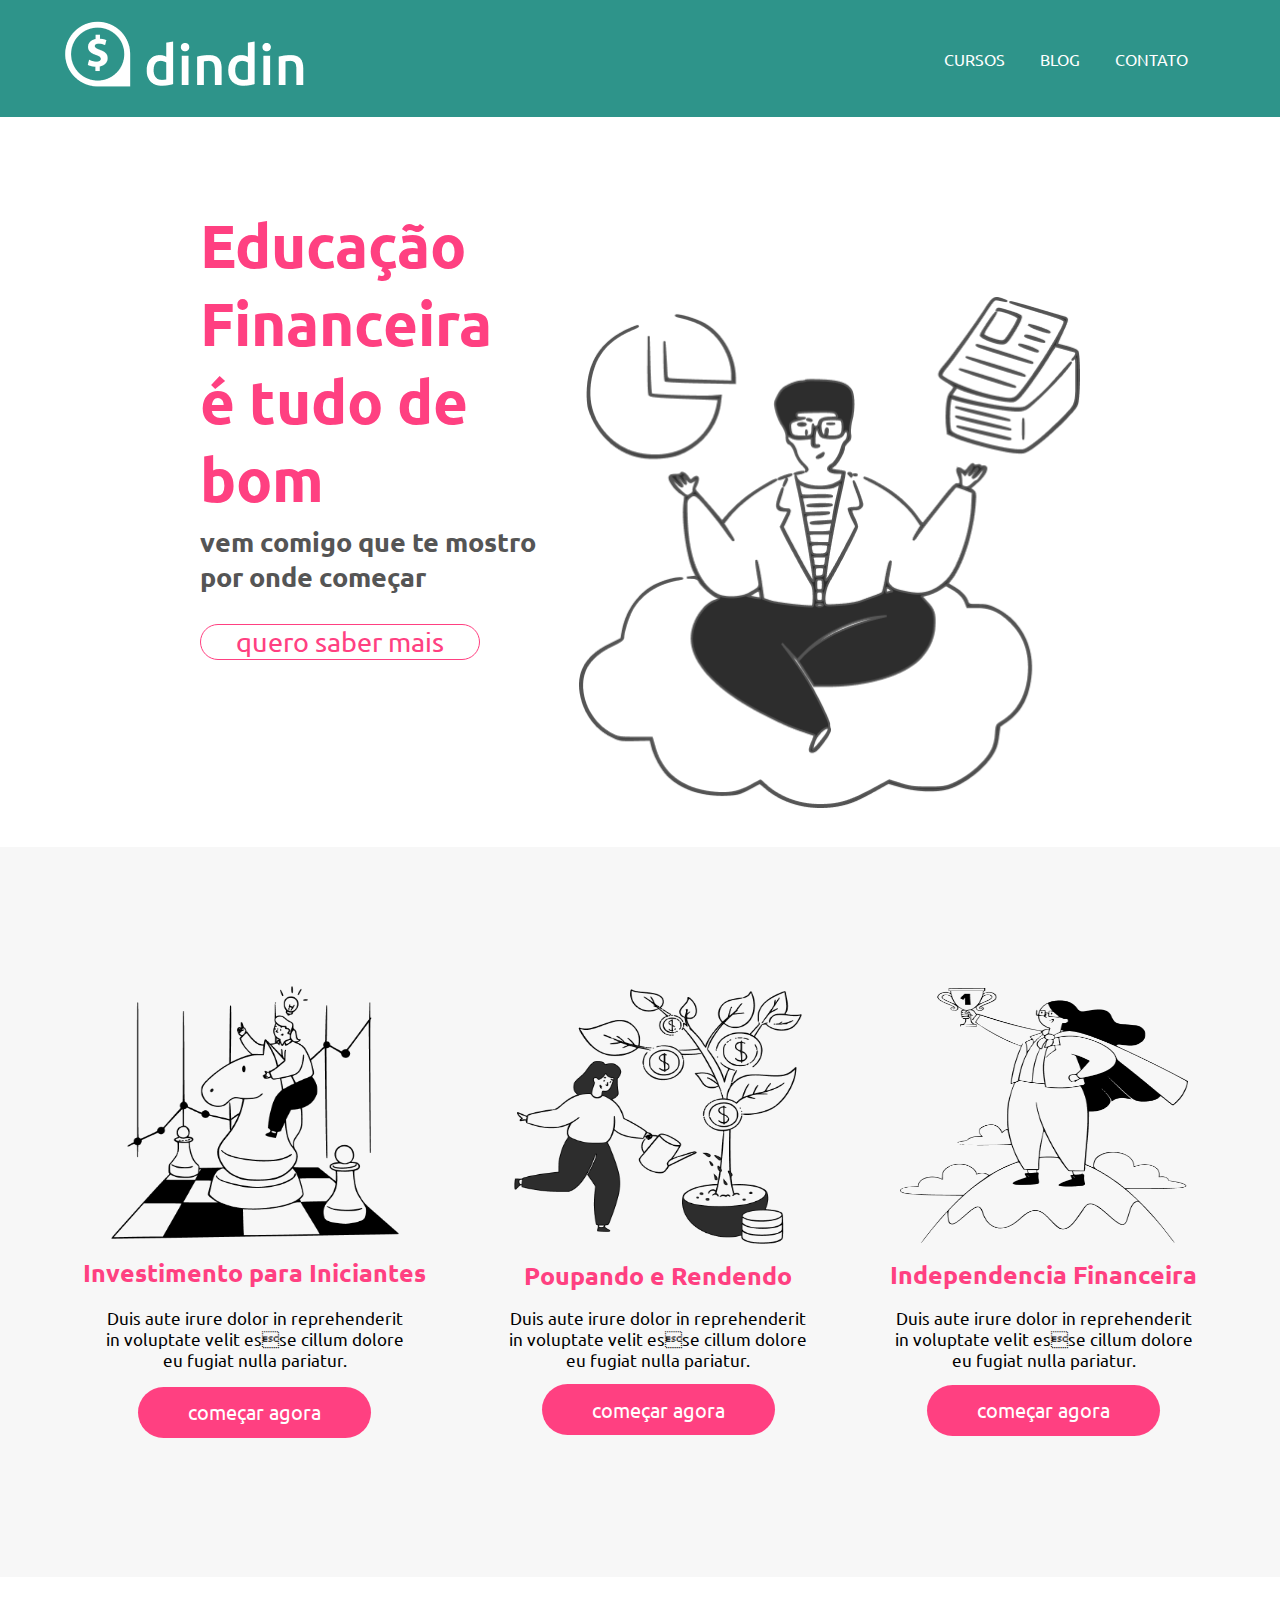
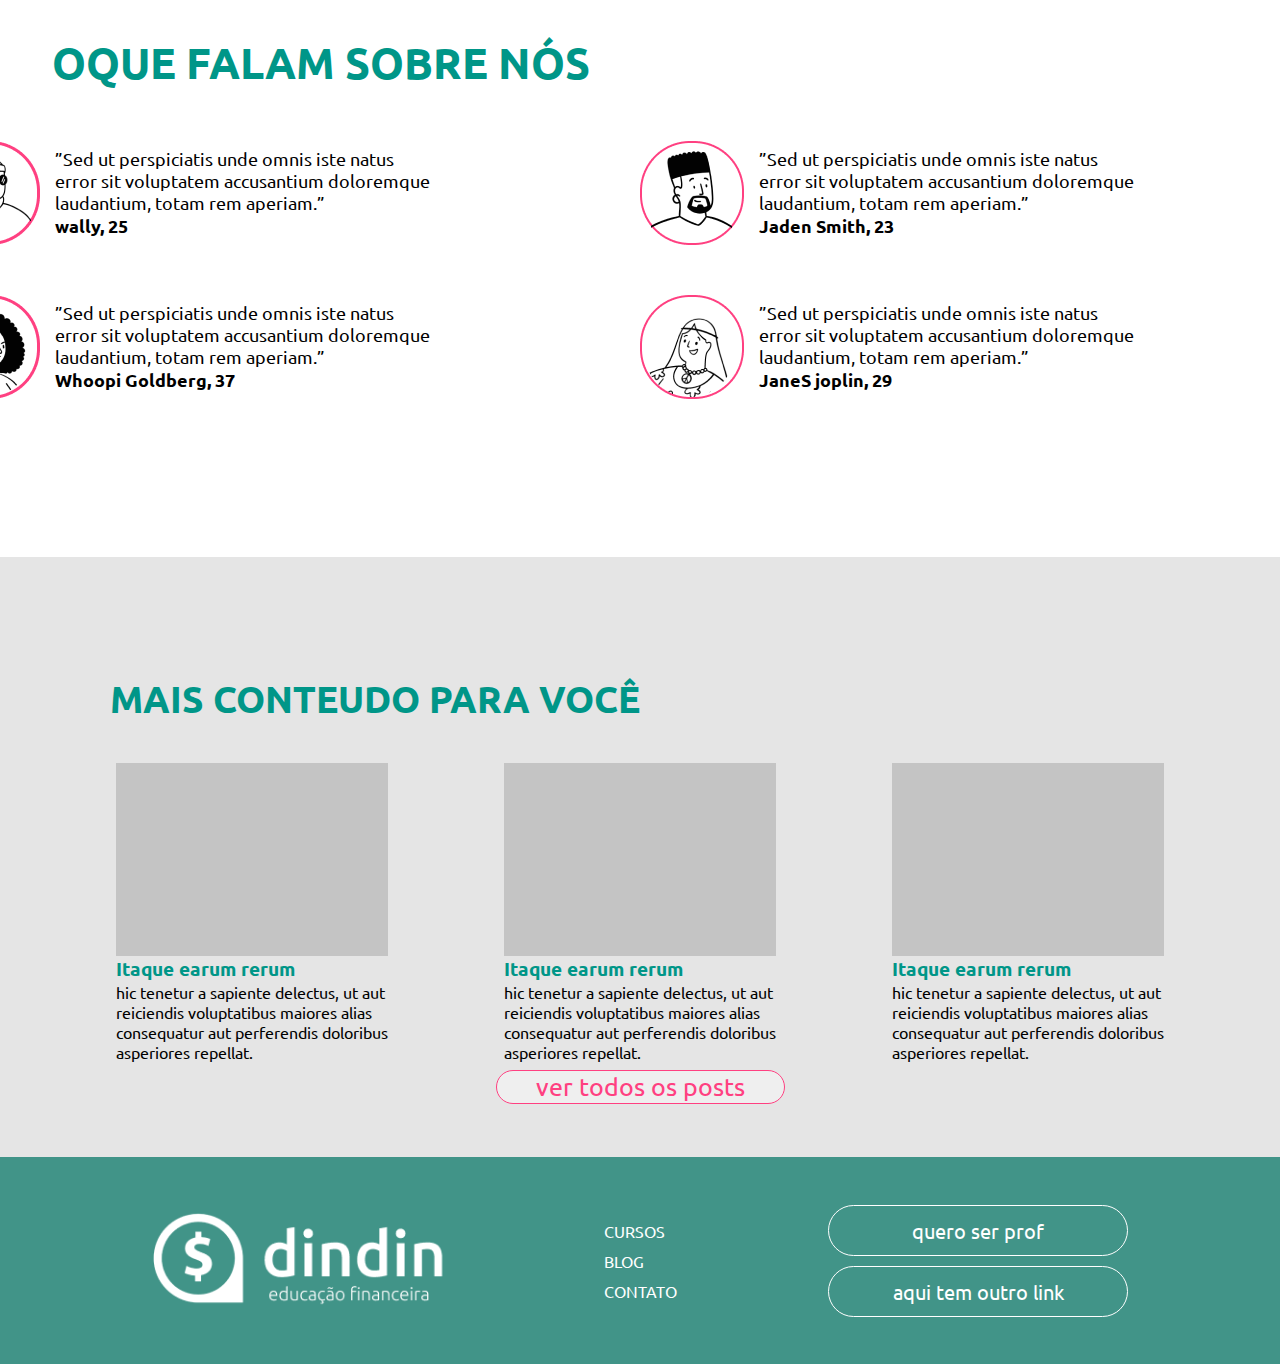
<file: index.html>
<!DOCTYPE html>
<html lang="pt-BR">

<head>
    <meta charset="UTF-8">
    <meta http-equiv="X-UA-Compatible" content="IE=edge">
    <meta name="viewport" content="width=device-width, initial-scale=1.0">
    <title>Dindin</title>
    <link rel="stylesheet" href="style.css">
    <link
        href="https://fonts.googleapis.com/css2?family=Ubuntu:ital,wght@0,300;0,400;0,500;0,700;1,300;1,400;1,500;1,700&display=swap"
        rel="stylesheet">
</head>

<body>
    <main class="container-main">
        <!-- <nav class="container-nav"> -->

        <header class="menu-de-cima">
            <div class="home">
                <a href="index.html">
                    <img src="./dindin-imagens/logo-header.png" alt="logo-dindin" title="logo-dindin"
                        class="imgheader" />
                </a>
            </div>
            <div class="list">
                <ul class="list-menu">
                    <li class="list-item">
                        <a href="./pages/Cursos/cursos.html" class="menu-link">Cursos</a>
                    </li>
                    <li class="list-item">
                        <a href="blog.html" class="menu-link">Blog</a>
                    </li>
                    <li class="list-item">
                        <a href="contato.html" class="menu-link">Contato</a>
                    </li>
                </ul>
            </div>
        </header>

        <!-- </nav> -->
        <div class="top-home">
            <div class="titulo-rigth">
                <h1>Educação <br> Financeira <br> é tudo de bom</h1>
                <p> vem comigo que te mostro <br> por onde começar</p>
                <button type="button">quero saber mais</button>
            </div>
            <div class="image-left">
                <img src="./dindin-imagens/ilustra-banner.png" alt="Pessoa na nuvem" title="imagem inicio" width="501px"
                    height="511px">
            </div>
        </div>

        <div class="sub-home">
            <div class="container-sub-home">
                <img src="./dindin-imagens/ilustra-poupando.png" alt="investimento para iniciante" />
                <h3>
                    Investimento para Iniciantes
                </h3>
                <p>
                    Duis aute irure dolor in reprehenderit<br>in voluptate velit esse cillum dolore<br>eu fugiat
                    nulla pariatur.
                </p>
                <button type="button" class="button-cursos">começar agora</button>
            </div>
            <div class="container-sub-home">
                <img src="./dindin-imagens/ilustra-investimento.png" alt="poupando e rendendo" />
                <h3>
                    Poupando e Rendendo
                </h3>
                <p>
                    Duis aute irure dolor in reprehenderit<br>in voluptate velit esse cillum dolore<br>eu fugiat
                    nulla pariatur.
                </p>
                <button type="button" class="button-cursos">começar agora</button>
            </div>
            <div class="container-sub-home">
                <img src="./dindin-imagens/ilustra-independencia.png" alt="independencia financeira" />
                <h3>
                    Independencia Financeira
                </h3>
                <p>
                    Duis aute irure dolor in reprehenderit<br>in voluptate velit esse cillum dolore<br>eu fugiat
                    nulla pariatur.
                </p>
                <button type="button" class="button-cursos">começar agora</button>
            </div>
        </div>

        <div class="depoimentos">
            <div class="div-h3">
                <h3>OQUE FALAM SOBRE NÓS</h3>
            </div>

            <div class="dep-geral-two">


                <div class="dep-one">

                    <div class="div-geral">
                        <img src="./dindin-imagens/icon-wally.png" alt="wally" width="104px">
                        <p>”Sed ut perspiciatis unde omnis iste natus<br>error sit voluptatem accusantium doloremque
                            <br>
                            laudantium, totam rem aperiam.” <br> <span id="span">wally, 25</span></p>

                    </div>
                    <div class="div-geral">
                        <img src="./dindin-imagens/icon-whoopi.png" alt="whoopi" width="104px">
                        <p>”Sed ut perspiciatis unde omnis iste natus<br>error sit voluptatem accusantium doloremque
                            <br>
                            laudantium, totam rem aperiam.” <br><span id="span">Whoopi Goldberg, 37</span></p>

                    </div>
                </div>

                <div class="dep-two">
                    <div class="div-geral">
                        <img src="./dindin-imagens/icon-jaden.png" alt="jaden" width="104px">
                        <p>”Sed ut perspiciatis unde omnis iste natus<br>error sit voluptatem accusantium doloremque
                            <br>
                            laudantium, totam rem aperiam.” <br><span id="span">Jaden Smith, 23</span></p>

                    </div>
                    <div class="div-geral">
                        <img src="./dindin-imagens/icon-jane.png" alt="janes" width="104px">
                        <p>”Sed ut perspiciatis unde omnis iste natus<br>error sit voluptatem accusantium doloremque
                            <br>
                            laudantium, totam rem aperiam.” <br><span id="span">JaneS joplin, 29 </span></p>
                    </div>
                </div>
            </div>


        </div>
        <div class="depoimentos-two">
            <div class="retangulomaster">
                <h3 class="div-h3-two">
                    MAIS CONTEUDO PARA VOCÊ
                </h3>
            </div>
            <div class="retangulomaster">
                <div>
                    <div class="retangulo"></div>
                    <h3 class="h3-retangulo">
                        Itaque earum rerum
                    </h3>
                    <p>hic tenetur a sapiente delectus, ut aut <br> reiciendis voluptatibus maiores alias <br>
                        consequatur aut perferendis doloribus <br> asperiores repellat.</p>
                </div>
                <div>
                    <div class="retangulo"></div>
                    <h3 class="h3-retangulo">
                        Itaque earum rerum
                    </h3>
                    <p>hic tenetur a sapiente delectus, ut aut <br> reiciendis voluptatibus maiores alias <br>
                        consequatur aut perferendis doloribus <br> asperiores repellat.</p>
                </div>

                <div>
                    <div class="retangulo"></div>
                    <h3 class="h3-retangulo">
                        Itaque earum rerum
                    </h3>
                    <p>hic tenetur a sapiente delectus, ut aut <br> reiciendis voluptatibus maiores alias <br>
                        consequatur aut perferendis doloribus <br> asperiores repellat.
                    </p>
                </div>
            </div>
            <button class="botaofinal">
                ver todos os posts
            </button>
        </div>
        <footer class="footer">
            <div>
                <a href="index.html">
                    <img src="./dindin-imagens/logo-footer.png" alt="logomarca" width="300px">
                </a>
            </div>
            <div>
                <ul class="flex-ul">
                    <li class="list-item">
                        <a href="cursos.html" class="menu-link">CURSOS</a>
                    </li>
                    <li class="list-item">
                        <a href="blog.html" class="menu-link">BLOG</a>
                    </li>
                    <li class="list-item">
                        <a href="contato.html" class="menu-link">CONTATO</a>
                    </li>
                </ul>
            </div>
            <div class="div-span">
                <span class="span-one"> quero ser prof </span>
                <span class="span-two"> aqui tem outro link</span>

            </div>
        </footer>
    </main>
</body>


</html>
</file>
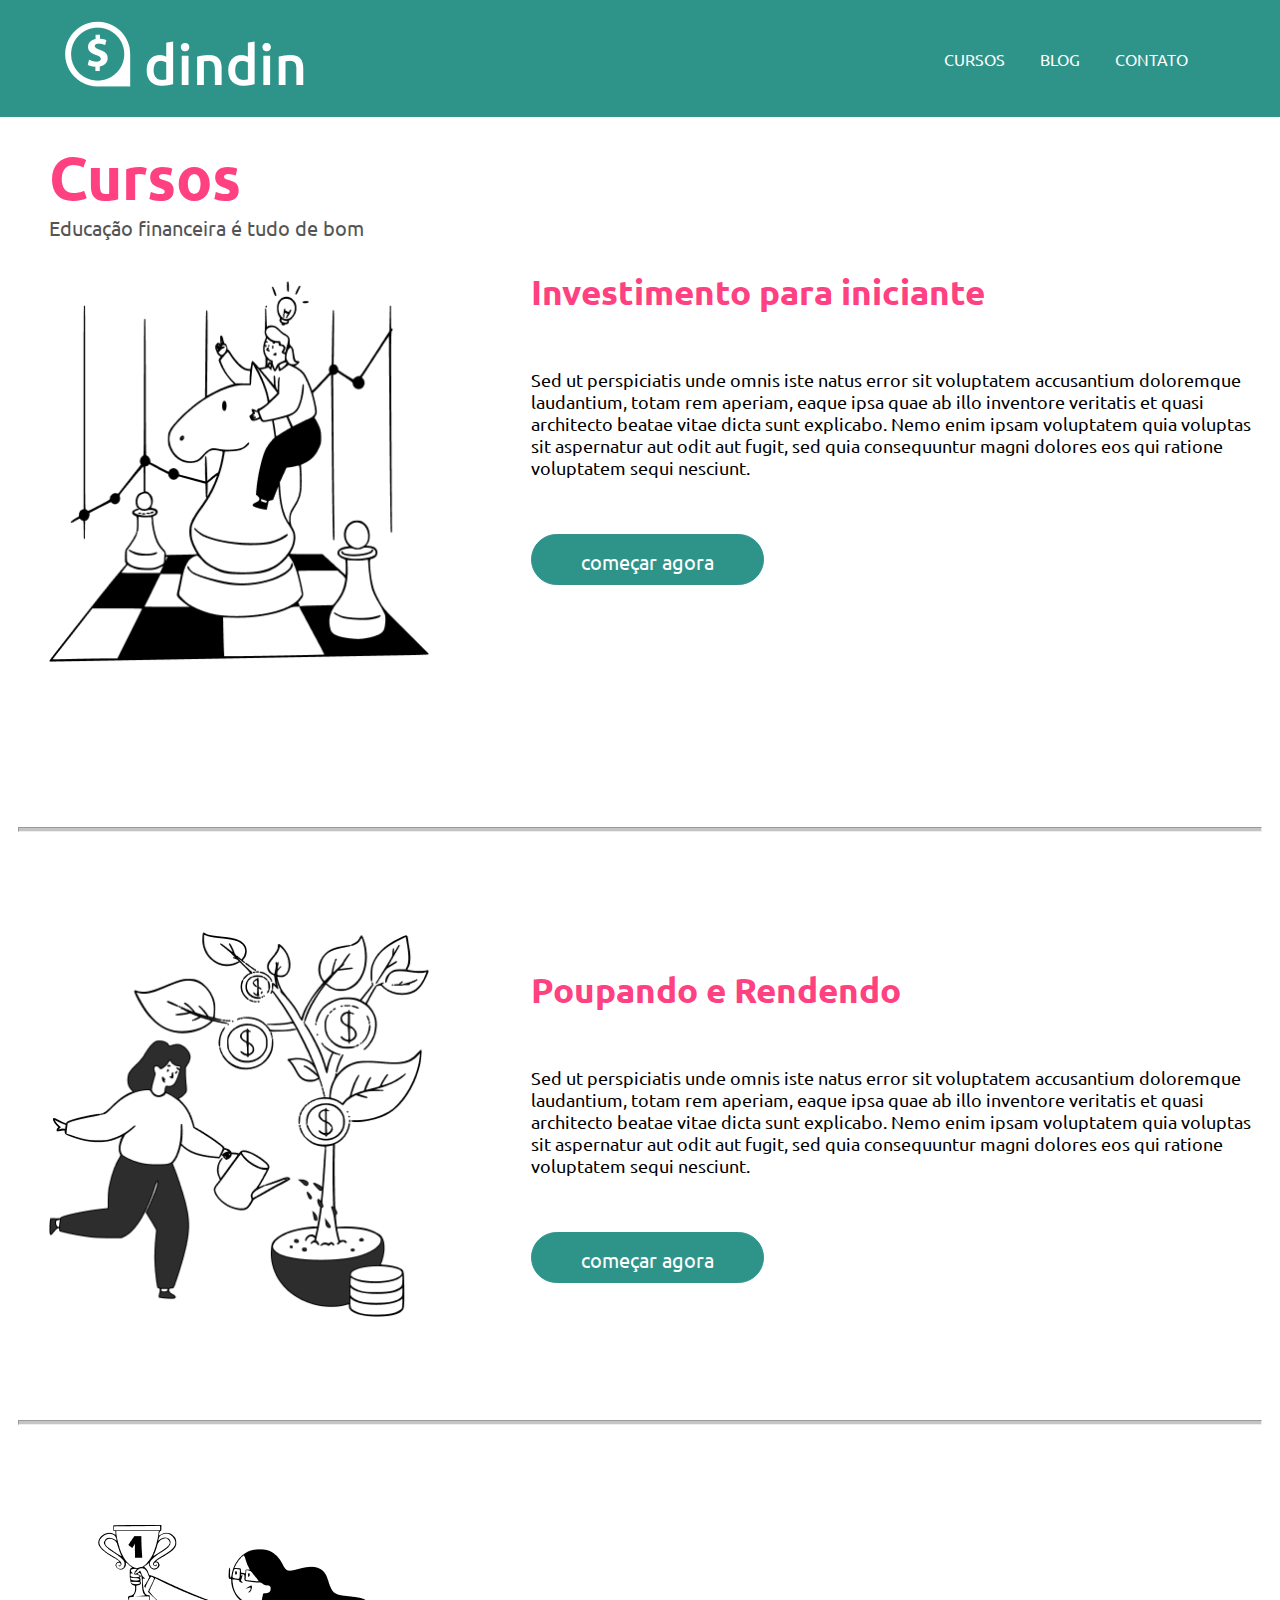
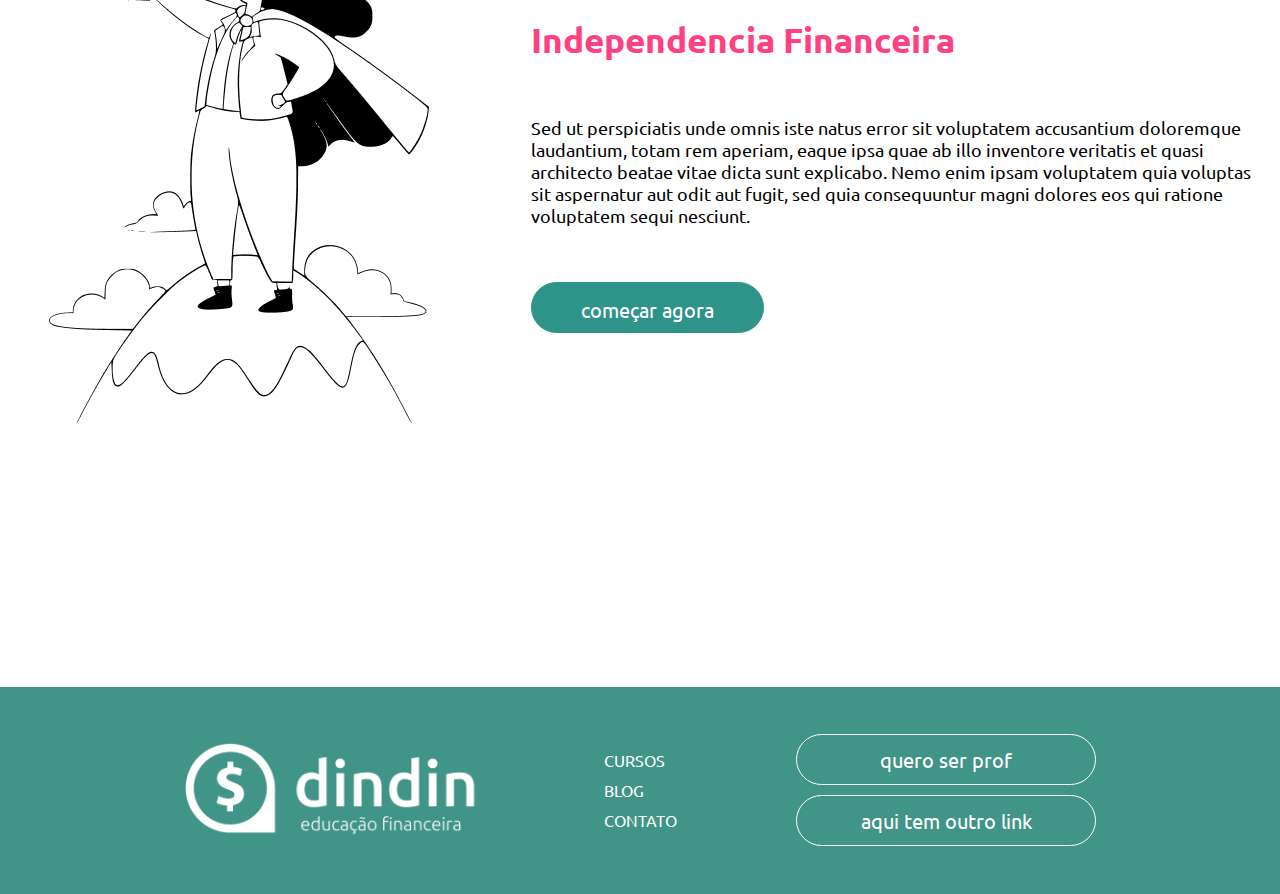
<file: pages/Cursos/cursos.html>
<!DOCTYPE html>
<html lang="pt-BR">

<head>
    <meta charset="UTF-8">
    <meta http-equiv="X-UA-Compatible" content="IE=edge">
    <meta name="viewport" content="width=device-width, initial-scale=1.0">
    <title>Cursos</title>
    <link rel="stylesheet" href="cursos.css">
    <link
        href="https://fonts.googleapis.com/css2?family=Ubuntu:ital,wght@0,300;0,400;0,500;0,700;1,300;1,400;1,500;1,700&display=swap"
        rel="stylesheet">
</head>

<body>
    <main>
        <header class="menu-de-cima">
            <div class="home">
                <a href="../../index.html">
                    <img src="./dindin-imagens/logo-header.png" alt="logo-dindin" title="logo-dindin"
                        class="imgheader" />
                </a>
            </div>
            <div class="list">
                <ul class="list-menu">
                    <li class="list-item">
                        <a href="./cursos.html" class="menu-link">Cursos</a>
                    </li>
                    <li class="list-item">
                        <a href="blog.html" class="menu-link">Blog</a>
                    </li>
                    <li class="list-item">
                        <a href="contato.html" class="menu-link">Contato</a>
                    </li>
                </ul>
            </div>
        </header>
        <div class="container">
            <div class="flex-triplo-div">
                <div class="div-img">
                    <div class="div-h1">
                        <h1>Cursos</h1>
                        <p>Educação financeira é tudo de bom</p>
                    </div>
                    <img src="./dindin-imagens/ilustra-poupando.png" alt="poupando" width="380px">
                </div>
                <div class="triplo-div">
                    <h2 class="estilo-h2">Investimento para iniciante</h2><br>
                    <p>Sed ut perspiciatis unde omnis iste natus error sit voluptatem accusantium doloremque <br>
                        laudantium, totam rem aperiam, eaque ipsa quae ab illo inventore veritatis et quasi <br>
                        architecto beatae vitae dicta sunt explicabo. Nemo enim ipsam voluptatem quia voluptas <br> sit
                        aspernatur aut odit aut fugit, sed quia consequuntur magni dolores eos qui ratione <br>
                        voluptatem sequi nesciunt. </p><br>
                    <span class="edit-span">começar agora</span>
                </div>
            </div>

            <hr>

            <div class="flex-triplo-div">
                <div><img src="./dindin-imagens/ilustra-investimento.png" alt="investindo" width="380px">
                </div>
                <div class="triplo-div">
                    <h2 class="estilo-h2 pr">Poupando e Rendendo</h2><br>
                    <p>Sed ut perspiciatis unde omnis iste natus error sit voluptatem accusantium doloremque <br>
                        laudantium, totam rem aperiam, eaque ipsa quae ab illo inventore veritatis et quasi <br>
                        architecto beatae vitae dicta sunt explicabo. Nemo enim ipsam voluptatem quia voluptas <br>
                        sit
                        aspernatur aut odit aut fugit, sed quia consequuntur magni dolores eos qui ratione <br>
                        voluptatem sequi nesciunt. </p><br>
                    <span class="edit-span">começar agora</span>

                </div>
            </div>

            <hr>    

            <div class="flex-triplo-div">
                <div><img src="./dindin-imagens/ilustra-independencia.png" alt="independencia" width="380px">
                </div>
                <div class="triplo-div">
                    <h2 class="estilo-h2">Independencia Financeira</h2><br>
                    <p>Sed ut perspiciatis unde omnis iste natus error sit voluptatem accusantium doloremque <br>
                        laudantium, totam rem aperiam, eaque ipsa quae ab illo inventore veritatis et quasi <br>
                        architecto beatae vitae dicta sunt explicabo. Nemo enim ipsam voluptatem quia voluptas <br>
                        sit
                        aspernatur aut odit aut fugit, sed quia consequuntur magni dolores eos qui ratione <br>
                        voluptatem sequi nesciunt. </p><br>
                    <span class="edit-span">começar agora</span>
                </div>
            </div>


        </div>
        <footer class="footer">
            <div>
                <a href="index.html">
                    <img src="./dindin-imagens/logo-footer.png" alt="logomarca" width="300px">
                </a>
            </div>
            <div>
                <ul class="flex-ul">
                    <li class="list-item">
                        <a href="cursos.html" class="menu-link">CURSOS</a>
                    </li>
                    <li class="list-item">
                        <a href="blog.html" class="menu-link">BLOG</a>
                    </li>
                    <li class="list-item">
                        <a href="contato.html" class="menu-link">CONTATO</a>
                    </li>
                </ul>
            </div>
            <div class="div-span">
                <span class="span-one"> quero ser prof </span>
                <span class="span-two"> aqui tem outro link</span>
            </div>
        </footer>
    </main>
</body>
</html>
</file>
<file: style.css>
* {
    margin: 0;
    padding: 0;
    box-sizing: border-box;
    font-family: 'Ubuntu', sans-serif;
    text-decoration: none;
}

body {
    display: flex;
    flex-direction: column;
    height: auto;
    width: auto;
}

.container-main {
    display: flex;
    flex-direction: column;
    height: auto;
    width: auto;
}
.menu-de-cima {
    width: 100%;
    max-width: 1518px;
    height: 117px;
    background: #2E948A;
    display: flex;
    justify-content: space-between;
    align-items: center;
    align-self: center;
    position: relative;
    padding: 0px 5%;
}
.list {
    width: 100%;
    height: 100%;
    max-width: 300px;
    max-height: 60px;
    display: flex;
    align-items: center;
    align-self: center;
    justify-content: center;
}
.list-menu {
    display: flex;
    flex-direction: row;
    justify-content: center;
    align-items: center;
    align-self: center;
    text-decoration: none;
    list-style: none;
    gap: 35px;

}
.list-menu li a {
    color: white;
    font-weight: 400;
    text-transform: uppercase;
}
.top-home {
    display: flex;
    align-items: flex-start;
    justify-content: space-between;
    flex-direction: row;
    align-self: center;
    width: 100%;
    max-width: 1518px;
    height: 730px;
    padding: 200px;
}
.titulo-rigth {
    position: relative;
    bottom: 15%;
    height: 100%;
    max-height: 550px;
    display: flex;
    align-self: center;
    justify-content: center;
    flex-direction: column;
}
.titulo-rigth h1 {
    font-size: 60px;
    color: #FF4081;
    width: 100%;
    max-width: 500px;
    padding-bottom: 2%;
    position: relative;
}
.titulo-rigth p {
    font-size: 27px;
    color: #555555;
    font-weight: 700;
    padding-bottom: 8%;
}
.titulo-rigth button {
    border-radius: 62px;
    cursor: pointer;
    font-size: 27px;
    color: #FF4081;
    background-color:white;
    height: 60px;
    width: 280px;
    outline: none;
    border: solid 1px #FF4081;
}
.image-left {
    position: relative;
    bottom: 20px;
}
.sub-home {
    display: flex;
    align-items: center;
    justify-content: space-evenly;
    flex-direction: row;
    align-self: center;
    width: 100%;
    max-width: 1518px;
    height: 730px;
    background-color: #F7F7F7;
    position: relative;
}
.container-sub-home {
    display: flex;
    justify-content: space-between;
    align-self: center;
    align-items: center;
    flex-direction: column;
}
.container-sub-home img {
    width: 288px;
    height: 270px;
    position: relative;
    padding-bottom: 5%;
}
.container-sub-home h3 {
    font-size: 25px;
    color: #FF4081;
    position: relative;
    padding-bottom: 5%;
}
.container-sub-home p {
    font-size: 17px;
    position: relative;
    padding-bottom: 5%;
    text-align: center
}
.container-sub-home button {
    background-color: #FF4081;
    border-radius: 62px;
    cursor: pointer;
    height: 51px;
    width: 233px;
    outline: none;
    font-size: 20px;
    color: white;
    border: none;
}

.dep-geral-two{
    display: flex;
    flex-direction: row;
    position: relative;
}

.depoimentos{
    display: flex;
    height: 580px;
    align-items: center;
    gap: 15%;
    justify-content: center;
    padding: 5%;
    position: relative;
    align-self: center;
    width: 100%;
    max-width: 1518px;
    flex-direction: column;
}
.depoimentos-two{
    display: flex;
    flex-direction: column;
    align-self: center;
    height: 600px;
    background-color: #e5e5e5;
    position: relative;
    width: 100%;
    max-width: 1518px;
}
.div-geral{
    position: relative;
    padding-left: 200px;
    right: 200px;
    display:flex;
    align-items: center;
    gap: 3%;
    margin-bottom: 50px;
}
.div-geral p{
    font-size: 18px;
    width: 400px;
}
#span{
    font-weight: 700;
}
.div-h3{
    font-size: 37px;
    color: #009688;
    margin-left: 330px;
    position: relative;
    right: 42%;
    bottom: 50px;
    
}
.div-h3-two{
    font-size: 37px;
    color: #009688;
    margin-top: 119px;
    margin-left: 58px;
    position: relative;
    right: 23%;
}
.retangulo{
    max-width: 319px;
    max-height: 193px;
    width: 100%;
    height: 100%;
    background-color: #c4c4c4;
}
.retangulomaster{
    display: flex;
    flex-direction: row;
    justify-content: space-evenly;
    max-width: 1518px;
    height: 400px;
    width: 100%;
    background-color: #E5E5E5;
}
.h3-retangulo{
    color: #009688;
    font-weight: 700;
}
.botaofinal{
    font-size: 25px;
    color: #FF4081;
    border-radius: 62px;
    margin: auto;
    border: solid 1px #FF4081;
    width: 289px;
    Height:51px;
    position: relative;
    margin-top: 101px;
    margin-bottom: 53px;
    cursor: pointer;
}
.footer{
    display: flex;
    justify-content: space-evenly;
    background-color: #419488;
    Width: 100%;
    max-width: 1518px;
    height: 207px;
    align-items: center;
    text-align: center;
    align-self: center;
}
.flex-ul{
    list-style: none;
    text-align: left;
    display: flex;
    flex-direction: column;
    gap: 10px;
}
.flex-ul li a{
    color: white;
    
}
.div-span{
    display: flex;
    flex-direction: column;
    gap:10px;
}
.span-one{
    border-radius: 62px;
    font-size: 20px;
    color:#FFFFFF;
    border: solid 1px white;
    width: 300px;
    height: 51px;
    cursor: pointer;
    padding-top: 4%;
    text-align: center;
    align-items: center;
    font-weight: 400;
}
.span-two{
    border-radius: 62px;
    font-size: 20px;
    color:#FFFFFF;
    border: solid 1px white;
    width: 300px;
    height: 51px;
    cursor: pointer;
    padding-top: 4%;
    text-align: center;
    align-items: center;
    font-weight: 400;
}
</file>
<file: pages/Cursos/cursos.css>
* {
    margin: 0;
    padding: 0;
    box-sizing: border-box;
    font-family: 'Ubuntu', sans-serif;
    text-decoration: none;
}
body{
    display: flex;
    flex-direction: column;
}
main{
    display: flex;
    flex-direction: column;
}
.container-main {
    display: flex;
    flex-direction: column;
    height: auto;
    width: auto;
}
.menu-de-cima {
    width: 100%;
    max-width: 1518px;
    height: 117px;
    background: #2E948A;
    display: flex;
    justify-content: space-between;
    align-items: center;
    align-self: center;
    position: relative;
    padding: 0px 5%;
}

.footer{
    Width: 100%;
    max-width: 1518px;
    height: 207px;
    background-color: #419488;
    display: flex;
    justify-content: space-evenly;
    align-items: center;
    align-self: center;
    position: relative;
    padding: 0px 5%;
}
.list {
    width: 100%;
    height: 100%;
    max-width: 300px;
    max-height: 60px;
    display: flex;
    align-items: center;
    align-self: center;
    justify-content: center;
}
.list-menu {
    display: flex;
    flex-direction: row;
    justify-content: center;
    align-items: center;
    align-self: center;
    text-decoration: none;
    list-style: none;
    gap: 35px;

}
.list-menu li a {
    color: white;
    font-weight: 400;
    text-transform: uppercase;
}

.flex-ul{
    list-style: none;
    text-align: left;
    display: flex;
    flex-direction: column;
    gap: 10px;
}
.flex-ul li a{
    color: white;
    
}
.div-span{
    display: flex;
    flex-direction: column;
    gap:10px;
}
.span-one{
    border-radius: 62px;
    font-size: 20px;
    color:#FFFFFF;
    border: solid 1px white;
    width: 300px;
    height: 51px;
    cursor: pointer;
    padding-top: 4%;
    text-align: center;
    align-items: center;
    font-weight: 400;
}
.span-two{
    border-radius: 62px;
    color:#FFFFFF;
    border: solid 1px white;
    width: 300px;
    height: 51px;
    cursor: pointer;
    font-size: 20px;
    padding-top: 4%;
    text-align: center;
    align-items: center;
    font-weight: 400;
}
.container{
    display: flex;
    flex-direction: column;
    align-items: center;
    padding: 10px;
    gap: 100px;
    padding-bottom: 261px;;
    
}
.div-h1{
    display: flex;
    flex-direction: column;
    /* align-items: flex-start; */
    /* align-self: flex-start; */
    /* justify-content: flex-start; */
    position: relative;
    top: 10px ;
    /* left: 60px; */
    /* top: 50px; */
}
.div-h1 h1{
    font-size: 60px;
    color: #FF4081;    
    font-weight: 700;
}
.div-h1 p{
font-size: 20px;
color:#555555;
}
.estilo-h2{
    color: #FF4081;
    font-size: 35px;
    font-weight: 700;
}
.triplo-div p{
    /* color: #0000; */
    font-size: 18px;
    /* font-weight: 700; */
    text-align: justify;
    /* border: solid 1px black; */
    /* max-width: 724px; */
    width: 724px;
    margin: 5% 0%;
}
.flex-triplo-div{
    display: flex;
    flex-direction: row;
    align-items: center;
    justify-content: space-evenly;
    gap: 5%;
    /* border: solid 1px red; */
    width: 100%;
    max-width: 1518px;
    
}
.triplo-div {
    display: flex;
    flex-direction: column;
    width: 100%;
    max-width: 700px;
}
.edit-span{
    border: solid 1px #2E948A;
    color: white;
    background-color: #2E948A;
    border-radius: 62px;
    height: 51px;
    width: 233px;
    text-align: center;
    align-items: center;
    /* align-self: center; */
    padding-top: 2%;
    font-size: 20px;
    cursor: pointer;
}
.div-img{
    display: flex;
    position: relative;
    flex-direction: column;
    /* border: solid 1px black; */
    height: 600px;
    /* padding: 10% 0; */
    /* margin: 10% 0; */
    /* right: 10%; */
    /* border: solid 1px black; */
}
.div-img img{
    position: relative;
    top: 50px;
}
hr{
    background-color: #C4C4C4;
    width: 100%;
    max-width: 1244px;
    height: 5px;
}

/* RESPONSIVIDADE */

@media screen and (max-width: 428px) {
    .menu-de-cima {
        /* background-color: red; */
        /* width: 100%; */
        /* max-width: 1600px; */
        /* margin: 0px 0px; */
        /* flex-direction: column; */
        display: flex;
        height: 150px;
        /* justify-content: center; */
        /* align-items: center; */
        /* align-self: center; */
        padding: 0px 0%;
        position: relative;
        
    }

    body{
        display: flex;
        flex-direction: column;
    }
    main{
        display: flex;
        flex-direction: column;
        width:fit-content;
    }

    .home{
        position: absolute;
        top: 0px;
        left: 20%;
    }

    .list{
        position: relative;
        top: 30px;
        left: 14%;
    }
    .flex-triplo-div{
        display: flex;
        flex-direction: column;
    }
    .div-img{
        /* border: solid 1px black; */
        flex-direction: column;
        /* right: 2px; */

        
    }
    .div-h1{
        /* right: 100px; */
        position: relative;

    }
    .flex-triplo-div div img{
        flex-direction: column;
        right: 5px;
        position: relative;
        /* border: solid 1px black; */
    }
    .triplo-div p{
        /* border: solid 1px black; */
        height: 440px;
        font-size: 25px;
        width: 360px;
        left: 30px;
        position: relative;
        text-align: center;
    }
    .estilo-h2{
        font-size: 30px;
        position: relative;
        left: 15px;
    }
    .pr{

        left: 50px;
    }
    .edit-span{
        position: relative;
        left: 100px;
    }
    .footer{
        height: 400px;
        display: flex;
        flex-direction: column;
        width: 450px;
    }
    hr{
        width: 100%;
        max-width: 300px;
    }
}
</file>
